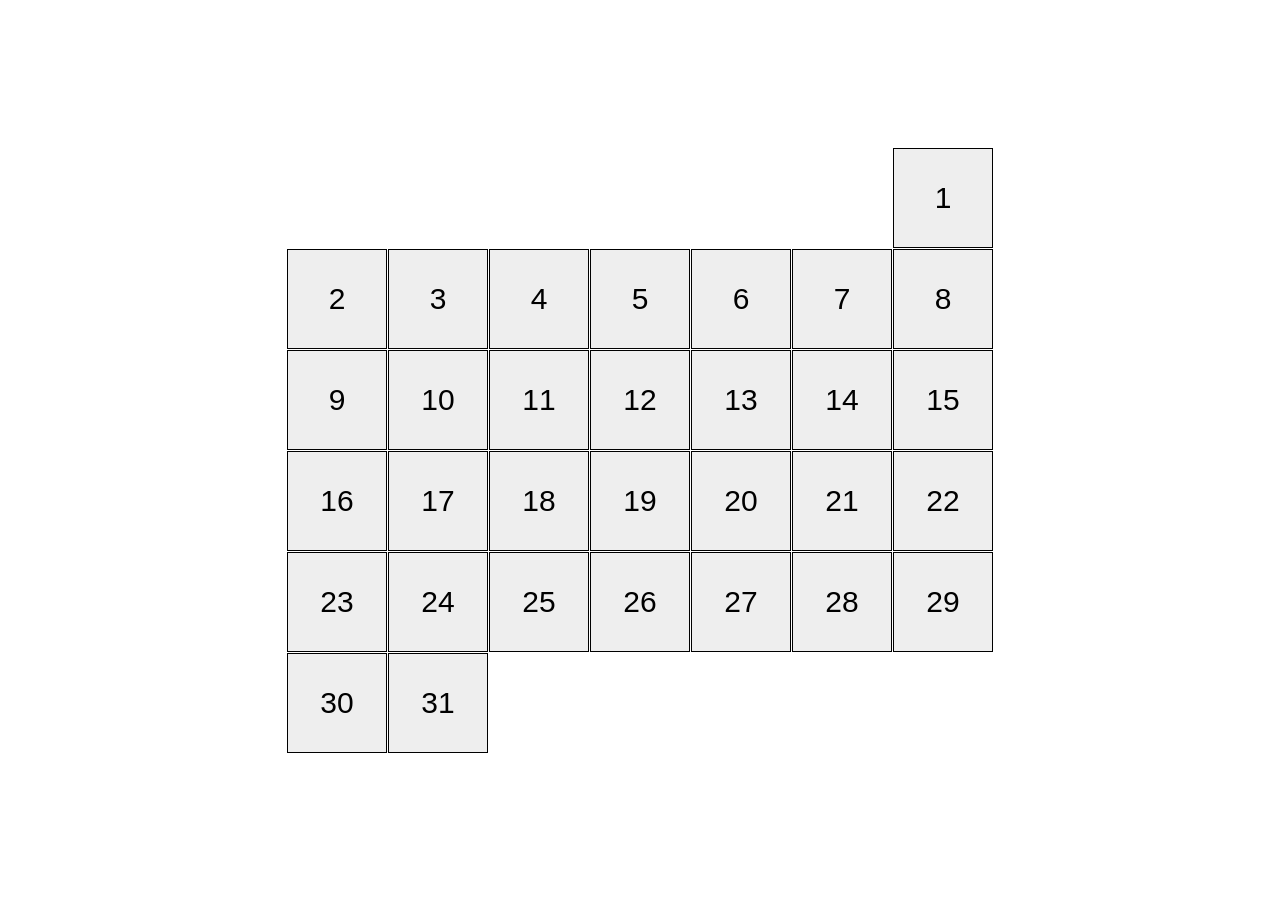
<file: index.html>
<!doctype html><html lang="en"><head><meta charset="utf-8"><meta name="viewport" content="width=device-width, initial-scale=1.0"><title>Calendar</title><link rel="stylesheet" href="index.735fb933.css"></head><body> <div> <ul class="calendar calendar--month-length-31 calendar--start-day-sun"> <li class="calendar__day"></li> <li class="calendar__day"></li> <li class="calendar__day"></li> <li class="calendar__day"></li> <li class="calendar__day"></li> <li class="calendar__day"></li> <li class="calendar__day"></li> <li class="calendar__day"></li> <li class="calendar__day"></li> <li class="calendar__day"></li> <li class="calendar__day"></li> <li class="calendar__day"></li> <li class="calendar__day"></li> <li class="calendar__day"></li> <li class="calendar__day"></li> <li class="calendar__day"></li> <li class="calendar__day"></li> <li class="calendar__day"></li> <li class="calendar__day"></li> <li class="calendar__day"></li> <li class="calendar__day"></li> <li class="calendar__day"></li> <li class="calendar__day"></li> <li class="calendar__day"></li> <li class="calendar__day"></li> <li class="calendar__day"></li> <li class="calendar__day"></li> <li class="calendar__day"></li> <li class="calendar__day"></li> <li class="calendar__day"></li> <li class="calendar__day"></li> </ul> </div> </body></html>
</file>
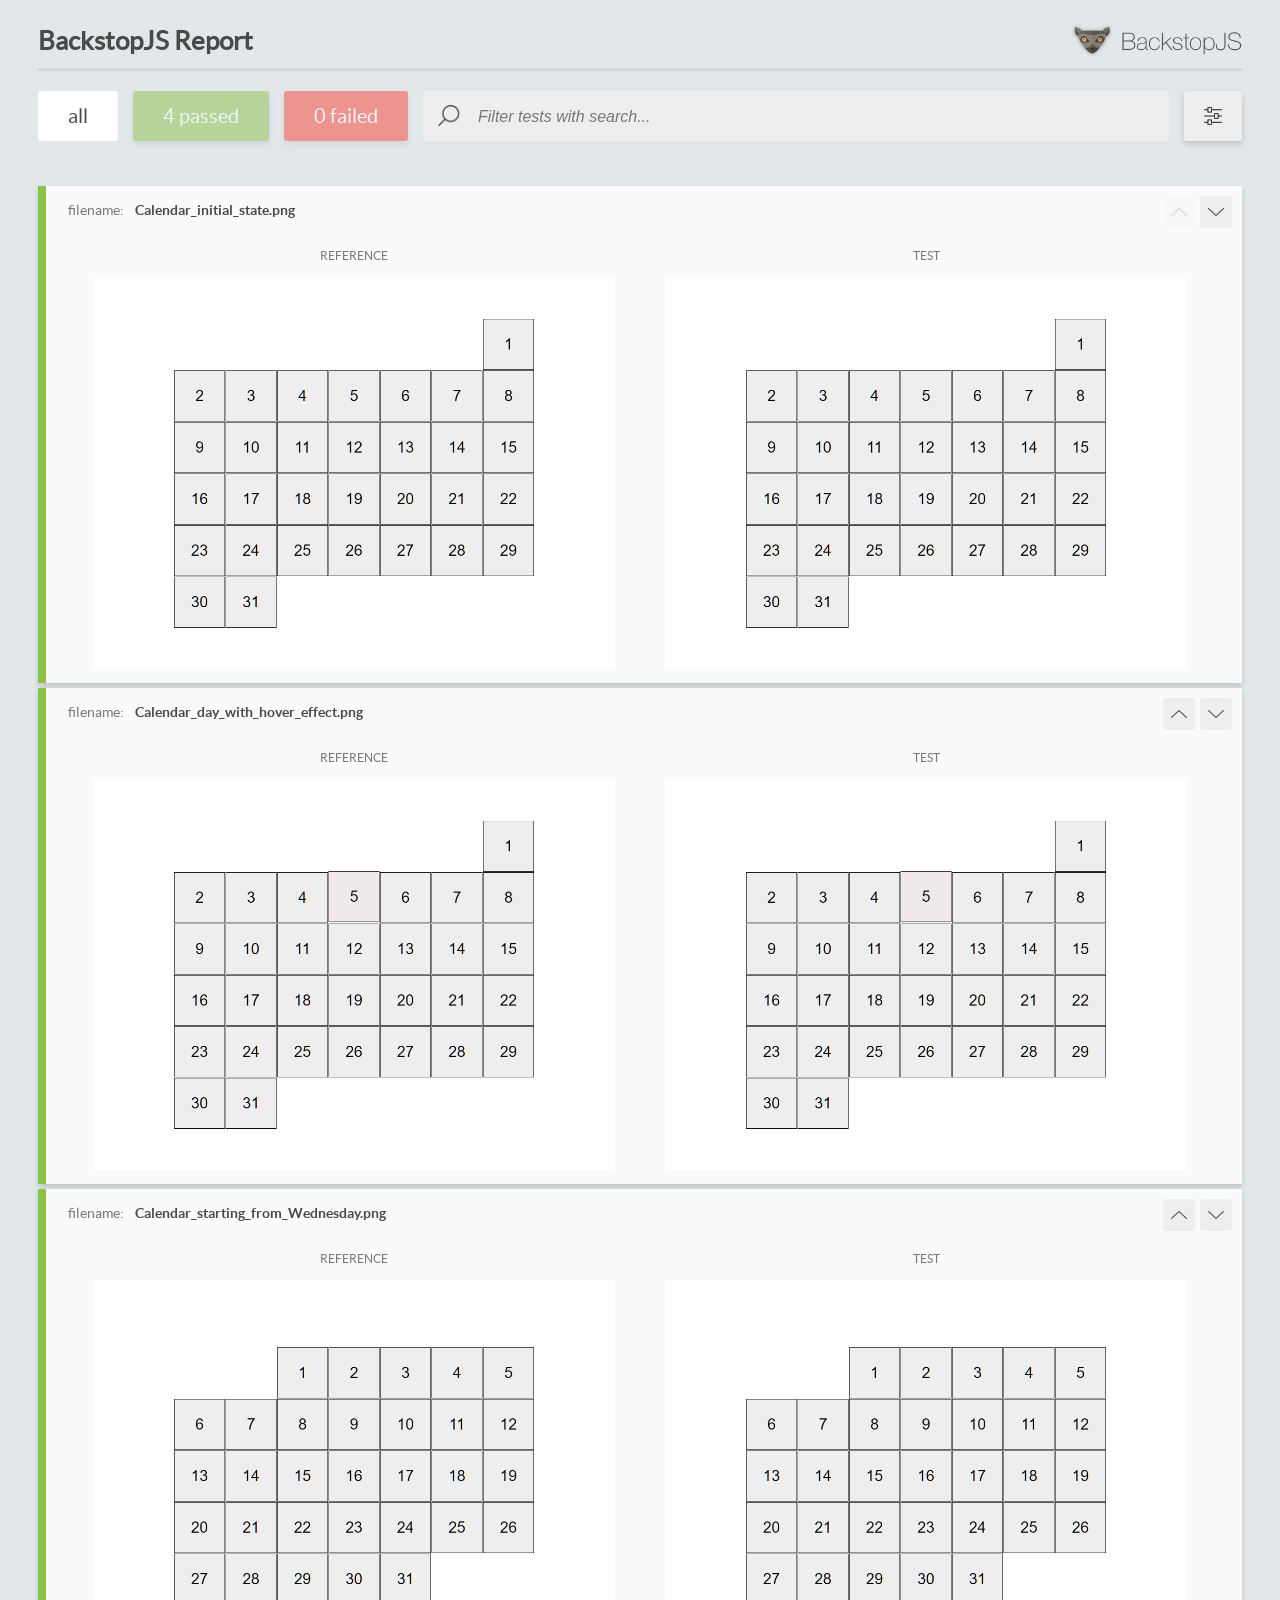
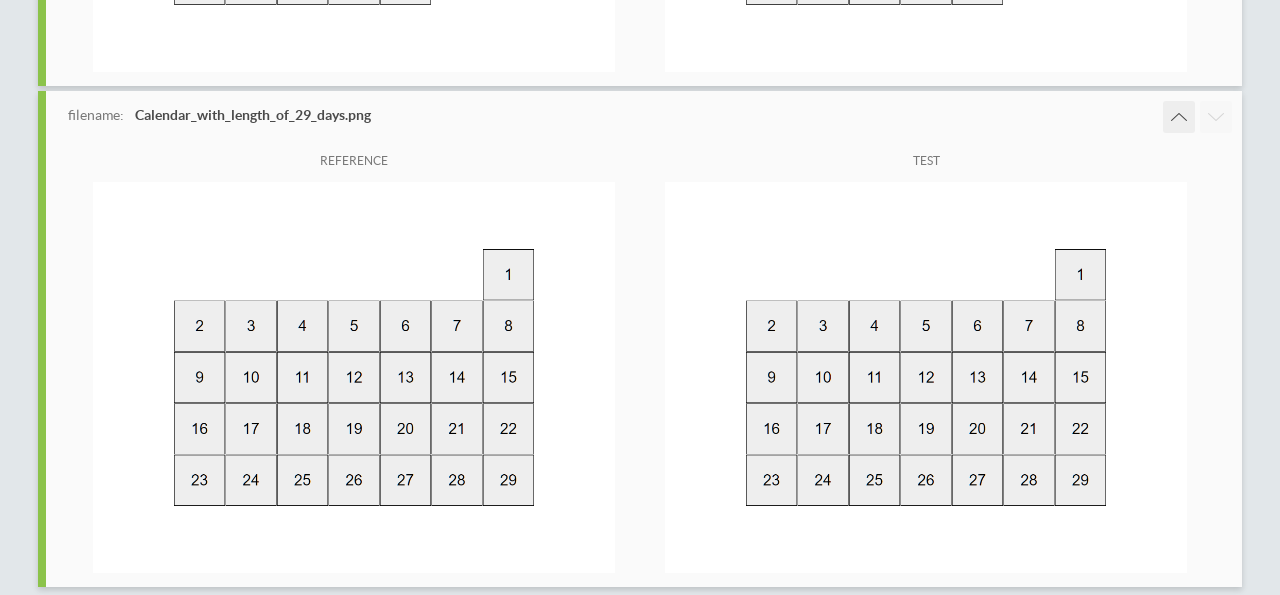
<file: report/html_report/index.html>
<!DOCTYPE html>
<html>
  <head>
    <meta charset="utf-8">
    <!-- Disable Cache -->
    <meta http-equiv="Cache-Control" content="no-cache, no-store, must-revalidate">
    <meta http-equiv="Pragma" content="no-cache">
    <meta http-equiv="Expires" content="0">

    <title>BackstopJS Report</title>

    <style>
      @font-face {
          font-family: 'latoregular';
          src: url('./assets/fonts/lato-regular-webfont.woff2') format('woff2'),
              url('./assets/fonts/lato-regular-webfont.woff') format('woff');
          font-weight: 400;
          font-style: normal;
      }
      @font-face {
          font-family: 'latobold';
          src: url('./assets/fonts/lato-bold-webfont.woff2') format('woff2'),
              url('./assets/fonts/lato-bold-webfont.woff') format('woff');
          font-weight: 700;
          font-style: normal;
      }

      .ReactModal__Body--open {
          overflow: hidden;
      }
      .ReactModal__Body--open .header {
        display: none;
      }

    </style>
  </head>
  <body style="background-color: #E2E7EA">
    <div id="root">

    </div>
    <script>
      function report (report) { // eslint-disable-line no-unused-vars
        window.tests = report;
      }
    </script>
    <script src="config.js"></script>
    <script src="index_bundle.js"></script>
  </body>
</html>
</file>
<file: index.735fb933.css>
body{justify-content:center;align-items:center;height:100vh;margin:0;display:flex}.calendar{box-sizing:border-box;flex-wrap:wrap;gap:1px;width:726px;margin:0;padding:10px;list-style:none;display:flex}.calendar__day{box-sizing:border-box;cursor:pointer;background-color:#eee;border:1px solid #000;flex-wrap:wrap;justify-content:center;align-items:center;width:100px;height:100px;font-family:Arial,sans-serif;font-size:30px;transition:transform .5s,background-color .5s;display:flex;position:relative}.calendar__day:before{justify-content:center;align-items:center;width:100%;height:100%;display:flex}.calendar__day:hover{background-color:#ffbfcb;transform:translateY(-20px)}.calendar__day:first-child:before{content:"1"}.calendar__day:nth-child(2):before{content:"2"}.calendar__day:nth-child(3):before{content:"3"}.calendar__day:nth-child(4):before{content:"4"}.calendar__day:nth-child(5):before{content:"5"}.calendar__day:nth-child(6):before{content:"6"}.calendar__day:nth-child(7):before{content:"7"}.calendar__day:nth-child(8):before{content:"8"}.calendar__day:nth-child(9):before{content:"9"}.calendar__day:nth-child(10):before{content:"10"}.calendar__day:nth-child(11):before{content:"11"}.calendar__day:nth-child(12):before{content:"12"}.calendar__day:nth-child(13):before{content:"13"}.calendar__day:nth-child(14):before{content:"14"}.calendar__day:nth-child(15):before{content:"15"}.calendar__day:nth-child(16):before{content:"16"}.calendar__day:nth-child(17):before{content:"17"}.calendar__day:nth-child(18):before{content:"18"}.calendar__day:nth-child(19):before{content:"19"}.calendar__day:nth-child(20):before{content:"20"}.calendar__day:nth-child(21):before{content:"21"}.calendar__day:nth-child(22):before{content:"22"}.calendar__day:nth-child(23):before{content:"23"}.calendar__day:nth-child(24):before{content:"24"}.calendar__day:nth-child(25):before{content:"25"}.calendar__day:nth-child(26):before{content:"26"}.calendar__day:nth-child(27):before{content:"27"}.calendar__day:nth-child(28):before{content:"28"}.calendar__day:nth-child(29):before{content:"29"}.calendar__day:nth-child(30):before{content:"30"}.calendar__day:nth-child(31):before{content:"31"}.calendar--start-day-mon .calendar__day:first-child{margin-left:0}.calendar--start-day-tue .calendar__day:first-child{margin-left:101px}.calendar--start-day-wed .calendar__day:first-child{margin-left:202px}.calendar--start-day-thu .calendar__day:first-child{margin-left:303px}.calendar--start-day-fri .calendar__day:first-child{margin-left:404px}.calendar--start-day-sat .calendar__day:first-child{margin-left:505px}.calendar--start-day-sun .calendar__day:first-child{margin-left:606px}.calendar--month-length-28 .calendar__day:nth-child(n+29),.calendar--month-length-29 .calendar__day:nth-child(n+30),.calendar--month-length-30 .calendar__day:nth-child(n+31),.calendar--month-length-31 .calendar__day:nth-child(n+32){display:none}
/*# sourceMappingURL=index.735fb933.css.map */
</file>
